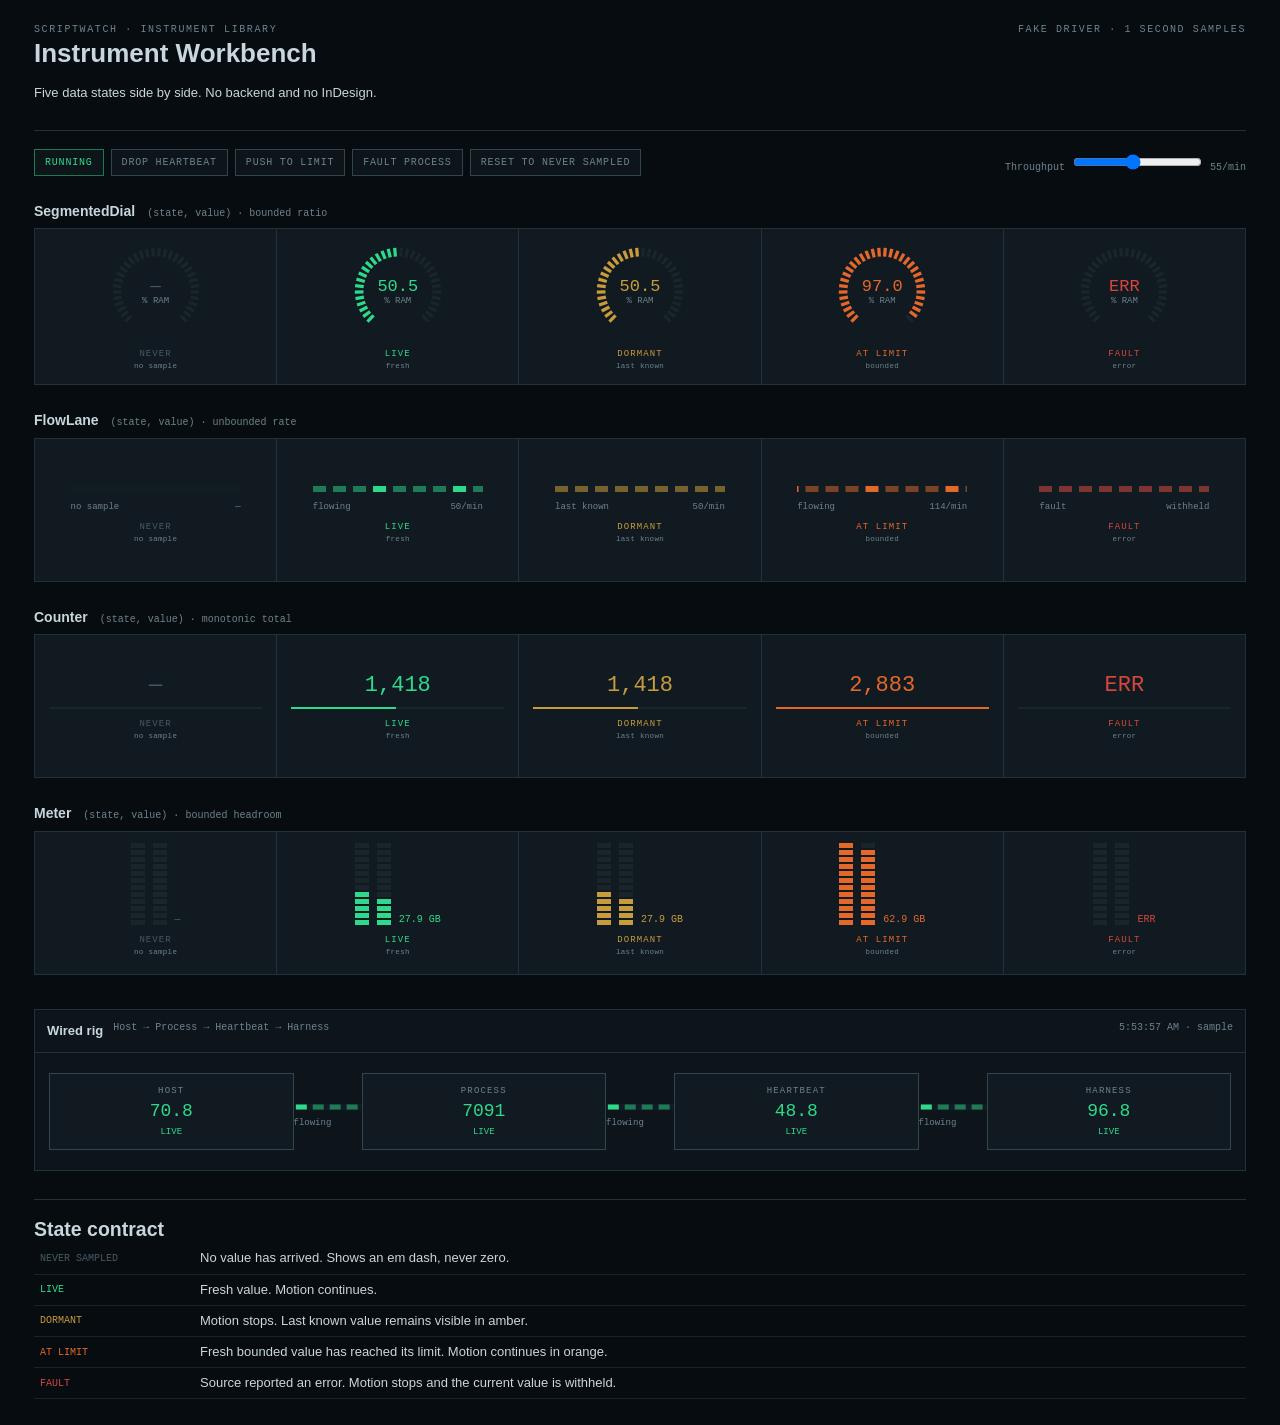
<file: dashboard/workbench.html>
<!doctype html>
<!--
ScriptWatch - runtime observer console for long-running InDesign ExtendScript jobs
Copyright (C) 2026 John Darby

This program is free software: you can redistribute it and/or modify
it under the terms of the GNU General Public License as published by
the Free Software Foundation, either version 3 of the License, or
(at your option) any later version.

This program is distributed in the hope that it will be useful,
but WITHOUT ANY WARRANTY; without even the implied warranty of
MERCHANTABILITY or FITNESS FOR A PARTICULAR PURPOSE.  See the
GNU General Public License for more details.

You should have received a copy of the GNU General Public License
along with this program.  If not, see <https://www.gnu.org/licenses/>.
-->
<!-- SPDX-License-Identifier: GPL-3.0-or-later -->

<html lang="en">
<head>
<meta charset="utf-8">
<meta name="viewport" content="width=device-width, initial-scale=1">
<title>ScriptWatch Instrument Workbench</title>
<style>
:root{
  --bg:#070c10;--panel:#0d151a;--panel2:#111a20;--rule:#22323a;--rule2:#31454f;
  --live:#2fd98c;--dormant:#c89b3c;--limit:#e4682a;--fault:#d6463e;--never:#465a65;
  --text:#c8d6dd;--muted:#6c838e;--mono:ui-monospace,"Cascadia Mono",Consolas,monospace;
}
*{box-sizing:border-box}html,body{margin:0;background:var(--bg);color:var(--text);font:13px/1.4 "Segoe UI",sans-serif}
.wrap{max-width:1260px;margin:auto;padding:24px}
header{display:flex;justify-content:space-between;gap:24px;padding-bottom:14px;border-bottom:1px solid var(--rule)}
h1,h2{margin:0;font-weight:600}.eyebrow{font:10px var(--mono);letter-spacing:.16em;text-transform:uppercase;color:var(--muted)}
.controls{display:flex;gap:7px;flex-wrap:wrap;align-items:center;margin:18px 0}.controls button{padding:7px 10px;border:1px solid var(--rule2);background:var(--panel);color:var(--muted);font:10px var(--mono);letter-spacing:.08em;text-transform:uppercase;cursor:pointer}.controls button[aria-pressed="true"]{color:var(--live);border-color:#1b7a4f}.controls label{margin-left:auto;font:10px var(--mono);color:var(--muted)}
.specimen{margin-top:26px}.specimen-head{display:flex;gap:12px;align-items:baseline;margin-bottom:7px}.specimen-head h2{font-size:14px}.specimen-head span{font:10px var(--mono);color:var(--muted)}
.strip{display:grid;grid-template-columns:repeat(5,1fr);gap:1px;background:var(--rule);border:1px solid var(--rule)}.cell{min-height:142px;background:var(--panel2);display:flex;flex-direction:column;align-items:center;justify-content:center;gap:10px;padding:14px}.label{font:9px var(--mono);letter-spacing:.12em;text-align:center;text-transform:uppercase}.label small{display:block;margin-top:3px;color:var(--muted);text-transform:none;letter-spacing:.04em}
.dial{position:relative;width:96px;height:96px}.dial svg{display:block}.dial-read{position:absolute;inset:0;display:flex;flex-direction:column;align-items:center;justify-content:center}.dial-read strong{font:17px var(--mono)}.dial-read small{font:9px var(--mono);color:var(--muted)}
.lane{width:170px}.lane svg{display:block;width:100%;height:26px}.lane-cap{display:flex;justify-content:space-between;font:9px var(--mono);color:var(--muted)}
.counter{text-align:center;width:100%}.counter strong{font:22px var(--mono)}.track{height:2px;background:#1a252b;margin-top:9px}.fill{height:100%;width:0;background:var(--live)}
.meter{display:flex;gap:8px;align-items:flex-end;height:76px}.meter-col{display:flex;flex-direction:column-reverse;gap:2px;width:14px}.meter-seg{height:5px;background:#1a252b}.meter-read{font:10px var(--mono);color:var(--muted);align-self:flex-end}
.rig{margin-top:34px;border:1px solid var(--rule);background:var(--panel)}.rig-head{display:flex;gap:10px;padding:12px;border-bottom:1px solid var(--rule)}.rig-head span{font:10px var(--mono);color:var(--muted)}.rig-head .stamp{margin-left:auto}.chain{display:grid;grid-template-columns:1fr 68px 1fr 68px 1fr 68px 1fr;align-items:center;padding:20px 14px}.node{padding:12px;border:1px solid var(--rule2);background:var(--panel2);text-align:center}.node .name{font:9px var(--mono);letter-spacing:.13em;text-transform:uppercase;color:var(--muted)}.node .value{font:18px var(--mono);margin-top:5px}.node .state{font:9px var(--mono);margin-top:6px}.connector svg{width:100%;height:22px}
.notes{margin-top:28px;padding-top:16px;border-top:1px solid var(--rule)}.notes table{width:100%;border-collapse:collapse}.notes td{padding:6px;border-bottom:1px solid #17242b}.notes td:first-child{width:160px;font:10px var(--mono);text-transform:uppercase}
@media(max-width:900px){.strip{grid-template-columns:1fr 1fr}.chain{grid-template-columns:1fr;gap:10px}.connector{transform:rotate(90deg)}}
</style>
</head>
<body>
<div class="wrap">
<header><div><div class="eyebrow">ScriptWatch · instrument library</div><h1>Instrument Workbench</h1><p>Five data states side by side. No backend and no InDesign.</p></div><div class="eyebrow">fake driver · 1 second samples</div></header>
<div class="controls">
  <button id="run" aria-pressed="true">Running</button><button id="drop">Drop heartbeat</button><button id="limit">Push to limit</button><button id="fault">Fault process</button><button id="reset">Reset to never sampled</button>
  <label>Throughput <input id="rate" type="range" min="0" max="100" value="46"> <span id="rate-read">55/min</span></label>
</div>
<section class="specimen"><div class="specimen-head"><h2>SegmentedDial</h2><span>(state, value) · bounded ratio</span></div><div class="strip" id="dial-strip"></div></section>
<section class="specimen"><div class="specimen-head"><h2>FlowLane</h2><span>(state, value) · unbounded rate</span></div><div class="strip" id="lane-strip"></div></section>
<section class="specimen"><div class="specimen-head"><h2>Counter</h2><span>(state, value) · monotonic total</span></div><div class="strip" id="counter-strip"></div></section>
<section class="specimen"><div class="specimen-head"><h2>Meter</h2><span>(state, value) · bounded headroom</span></div><div class="strip" id="meter-strip"></div></section>
<section class="rig"><div class="rig-head"><strong>Wired rig</strong><span>Host → Process → Heartbeat → Harness</span><span class="stamp" id="stamp">--</span></div><div class="chain" id="chain"></div></section>
<section class="notes"><h2>State contract</h2><table>
<tr><td style="color:var(--never)">Never sampled</td><td>No value has arrived. Shows an em dash, never zero.</td></tr>
<tr><td style="color:var(--live)">Live</td><td>Fresh value. Motion continues.</td></tr>
<tr><td style="color:var(--dormant)">Dormant</td><td>Motion stops. Last known value remains visible in amber.</td></tr>
<tr><td style="color:var(--limit)">At limit</td><td>Fresh bounded value has reached its limit. Motion continues in orange.</td></tr>
<tr><td style="color:var(--fault)">Fault</td><td>Source reported an error. Motion stops and the current value is withheld.</td></tr>
</table></section>
</div>
<script src="instrument_state.js"></script>
<script>
(() => {
"use strict";
const S=window.ScriptWatchInstrumentState; const C={never:"#465a65",live:"#2fd98c",dormant:"#c89b3c",limit:"#e4682a",fault:"#d6463e"};
const reduced=window.matchMedia&&window.matchMedia("(prefers-reduced-motion: reduce)").matches;
const states=[S.STATES.NEVER,S.STATES.LIVE,S.STATES.DORMANT,S.STATES.LIMIT,S.STATES.FAULT];
const desc={never:"no sample",live:"fresh",dormant:"last known",limit:"bounded",fault:"error"};
function el(tag,cls,parent){const n=document.createElement(tag);if(cls)n.className=cls;if(parent)parent.appendChild(n);return n}
function svg(tag){return document.createElementNS("http://www.w3.org/2000/svg",tag)}
function transitionModel(previous,state,value){let m=previous||S.create();if(state===S.STATES.NEVER)return S.transition(m,S.STATES.NEVER);if(state===S.STATES.DORMANT){if(m.state!==S.STATES.DORMANT){if(!m.sampled)m=S.transition(m,S.STATES.LIVE,value);m=S.transition(m,S.STATES.DORMANT)}return m}if(state===S.STATES.FAULT){if(m.state!==S.STATES.FAULT){if(!m.sampled)m=S.transition(m,S.STATES.LIVE,value);m=S.transition(m,S.STATES.FAULT)}return m}return S.transition(m,state,value)}
function seededModel(state,value){return transitionModel(S.create(),state,value)}
function label(cell,state){const x=el("div","label",cell);x.style.color=C[state];x.innerHTML=`${state.replace("limit","at limit")}<small>${desc[state]}</small>`}
class SegmentedDial{constructor(host,unit){this.model=S.create();this.shown=0;this.target=0;const box=el("div","dial",host),v=svg("svg");v.setAttribute("viewBox","0 0 100 100");box.appendChild(v);this.ticks=[];for(let i=0;i<32;i++){const a=(135+270*i/31)*Math.PI/180,l=svg("line");l.setAttribute("x1",50+36*Math.cos(a));l.setAttribute("y1",50+36*Math.sin(a));l.setAttribute("x2",50+45*Math.cos(a));l.setAttribute("y2",50+45*Math.sin(a));l.setAttribute("stroke-width","3.4");v.appendChild(l);this.ticks.push(l)}const r=el("div","dial-read",box);this.val=el("strong",null,r);el("small",null,r).textContent=unit}
set(state,value){this.model=transitionModel(this.model,state,value);const vw=S.view(this.model);if(vw.hasValue){this.target=vw.value;if(state===S.STATES.DORMANT)this.shown=vw.value}}
tick(dt){const vw=S.view(this.model);if(vw.moving){const k=reduced?1:Math.min(1,dt*3.2);this.shown+=(this.target-this.shown)*k}const lit=Math.round(this.shown*32);this.ticks.forEach((t,i)=>t.setAttribute("stroke",vw.state===S.STATES.NEVER?"#1a252b":i<lit?C[vw.state]:"#1a252b"));this.val.textContent=vw.state===S.STATES.FAULT?"ERR":vw.hasValue?(this.shown*100).toFixed(1):"—";this.val.style.color=C[vw.state]||"#465a65"}}
class FlowLane{constructor(host){this.model=S.create();this.rate=0;this.offset=0;const box=el("div","lane",host),v=svg("svg");v.setAttribute("viewBox","0 0 170 26");box.appendChild(v);const tr=svg("rect");tr.setAttribute("x",0);tr.setAttribute("y",9);tr.setAttribute("width",170);tr.setAttribute("height",8);tr.setAttribute("fill","#111c22");v.appendChild(tr);this.bars=[];for(let i=0;i<11;i++){const b=svg("rect");b.setAttribute("y",10);b.setAttribute("width",13);b.setAttribute("height",6);v.appendChild(b);this.bars.push(b)}const cap=el("div","lane-cap",box);this.left=el("span",null,cap);this.right=el("span",null,cap)}set(state,value){this.model=transitionModel(this.model,state,value);const vw=S.view(this.model);if(vw.hasValue)this.rate=vw.value}tick(dt){const vw=S.view(this.model);if(vw.moving&&this.rate>0&&!reduced)this.offset=(this.offset+(14+78*this.rate)*dt)%20;this.bars.forEach((b,i)=>{b.style.display=vw.state===S.STATES.NEVER?"none":"";b.setAttribute("x",i*20-20+this.offset);b.setAttribute("fill",C[vw.state]);b.setAttribute("opacity",vw.state===S.STATES.DORMANT||vw.state===S.STATES.FAULT?".55":i%4===0?"1":".5")});this.left.textContent=vw.state===S.STATES.NEVER?"no sample":vw.state===S.STATES.FAULT?"fault":vw.state===S.STATES.DORMANT?"last known":"flowing";this.right.textContent=vw.state===S.STATES.FAULT?"withheld":vw.hasValue?Math.round(this.rate*120)+"/min":"—"}}
class Counter{constructor(host){this.model=S.create();this.shown=0;this.target=0;const box=el("div","counter",host);this.val=el("strong",null,box);const tr=el("div","track",box);this.fill=el("div","fill",tr)}set(state,value){this.model=transitionModel(this.model,state,value);const vw=S.view(this.model);if(vw.hasValue){this.target=vw.value;if(state===S.STATES.DORMANT)this.shown=vw.value}}tick(dt){const vw=S.view(this.model);if(vw.moving){const k=reduced?1:Math.min(1,dt*2.4);this.shown+=(this.target-this.shown)*k}this.val.textContent=vw.state===S.STATES.FAULT?"ERR":vw.hasValue?Math.round(this.shown).toLocaleString():"—";this.val.style.color=C[vw.state];this.fill.style.background=C[vw.state];this.fill.style.width=vw.hasValue?Math.min(100,this.shown/2883*100)+"%":"0"}}
class Meter{constructor(host){this.model=S.create();this.shown=0;this.target=0;const box=el("div","meter",host);this.segs=[];for(let c=0;c<2;c++){const col=el("div","meter-col",box),a=[];for(let i=0;i<12;i++)a.push(el("div","meter-seg",col));this.segs.push(a)}this.read=el("div","meter-read",box)}set(state,value){this.model=transitionModel(this.model,state,value);const vw=S.view(this.model);if(vw.hasValue){this.target=vw.value;if(state===S.STATES.DORMANT)this.shown=vw.value}}tick(dt){const vw=S.view(this.model);if(vw.moving){const k=reduced?1:Math.min(1,dt*2.8);this.shown+=(this.target-this.shown)*k}const lit=Math.round(this.shown*12);this.segs.forEach((col,c)=>col.forEach((s,i)=>s.style.background=vw.state===S.STATES.NEVER?"#1a252b":i<Math.max(0,lit-c)?C[vw.state]:"#1a252b"));this.read.textContent=vw.state===S.STATES.FAULT?"ERR":vw.hasValue?(this.shown*63.5).toFixed(1)+" GB":"—";this.read.style.color=C[vw.state]}}
const registry=[];function build(id,factory,values){const host=document.getElementById(id);states.forEach(st=>{const cell=el("div","cell",host),inst=factory(cell),v=values(st);inst.model=seededModel(st,v);const vw=S.view(inst.model);if(vw.hasValue){if("target" in inst)inst.target=vw.value;if("shown" in inst)inst.shown=vw.value;if("rate" in inst)inst.rate=vw.value}registry.push(inst);label(cell,st)})}
build("dial-strip",c=>new SegmentedDial(c,"% RAM"),s=>s===S.STATES.LIMIT?.97:.505);build("lane-strip",c=>new FlowLane(c),s=>s===S.STATES.LIMIT?.95:.42);build("counter-strip",c=>new Counter(c),s=>s===S.STATES.LIMIT?2883:1418);build("meter-strip",c=>new Meter(c),s=>s===S.STATES.LIMIT?.99:.44);
const chain=document.getElementById("chain"),nodes=[],lanes=[],rigModels=[];["Host","Process","Heartbeat","Harness"].forEach((name,i)=>{if(i){const c=el("div","connector",chain),l=new FlowLane(c);lanes.push(l)}const n=el("div","node",chain);el("div","name",n).textContent=name;nodes.push({value:el("div","value",n),state:el("div","state",n)});rigModels.push(S.create())});
let mode="run",rate=.46,seeded=true,t=0;const buttons=["run","drop","limit","fault","reset"];function setMode(m){mode=m;seeded=m!=="reset";buttons.forEach(x=>document.getElementById(x).setAttribute("aria-pressed",x===m))}buttons.forEach(x=>document.getElementById(x).onclick=()=>setMode(x));document.getElementById("rate").oninput=e=>{rate=Number(e.target.value)/100;document.getElementById("rate-read").textContent=Math.round(rate*120)+"/min"};
function rigState(i){if(!seeded)return S.STATES.NEVER;if(mode==="fault")return i>=1?S.STATES.FAULT:S.STATES.LIVE;if(mode==="drop")return i>=2?S.STATES.DORMANT:S.STATES.LIVE;if(mode==="limit")return i===0?S.STATES.LIMIT:S.STATES.LIVE;return S.STATES.LIVE}
let prev=performance.now();function frame(now){const dt=Math.min(.1,(now-prev)/1000);prev=now;t+=dt;registry.forEach(i=>i.tick(dt));nodes.forEach((n,i)=>{const st=rigState(i),raw=i===1?7057+Math.sin(t)*40:Math.max(0,Math.min(1,[.68,.31,rate,.94][i]+Math.sin(t*.9)*.03))*100;rigModels[i]=transitionModel(rigModels[i],st,raw);const vw=S.view(rigModels[i]);n.value.textContent=vw.state===S.STATES.FAULT?"ERR":vw.hasValue?(i===1?Math.round(vw.value):vw.value.toFixed(1)):"—";n.value.style.color=C[vw.state];n.state.textContent=vw.state.toUpperCase();n.state.style.color=C[vw.state]});lanes.forEach((l,i)=>{const st=rigState(i+1);l.set(st,rate);l.tick(dt)});document.getElementById("stamp").textContent=seeded?new Date().toLocaleTimeString()+" · sample":"awaiting first sample";requestAnimationFrame(frame)}requestAnimationFrame(frame);
})();
</script>
</body>
</html>
</file>
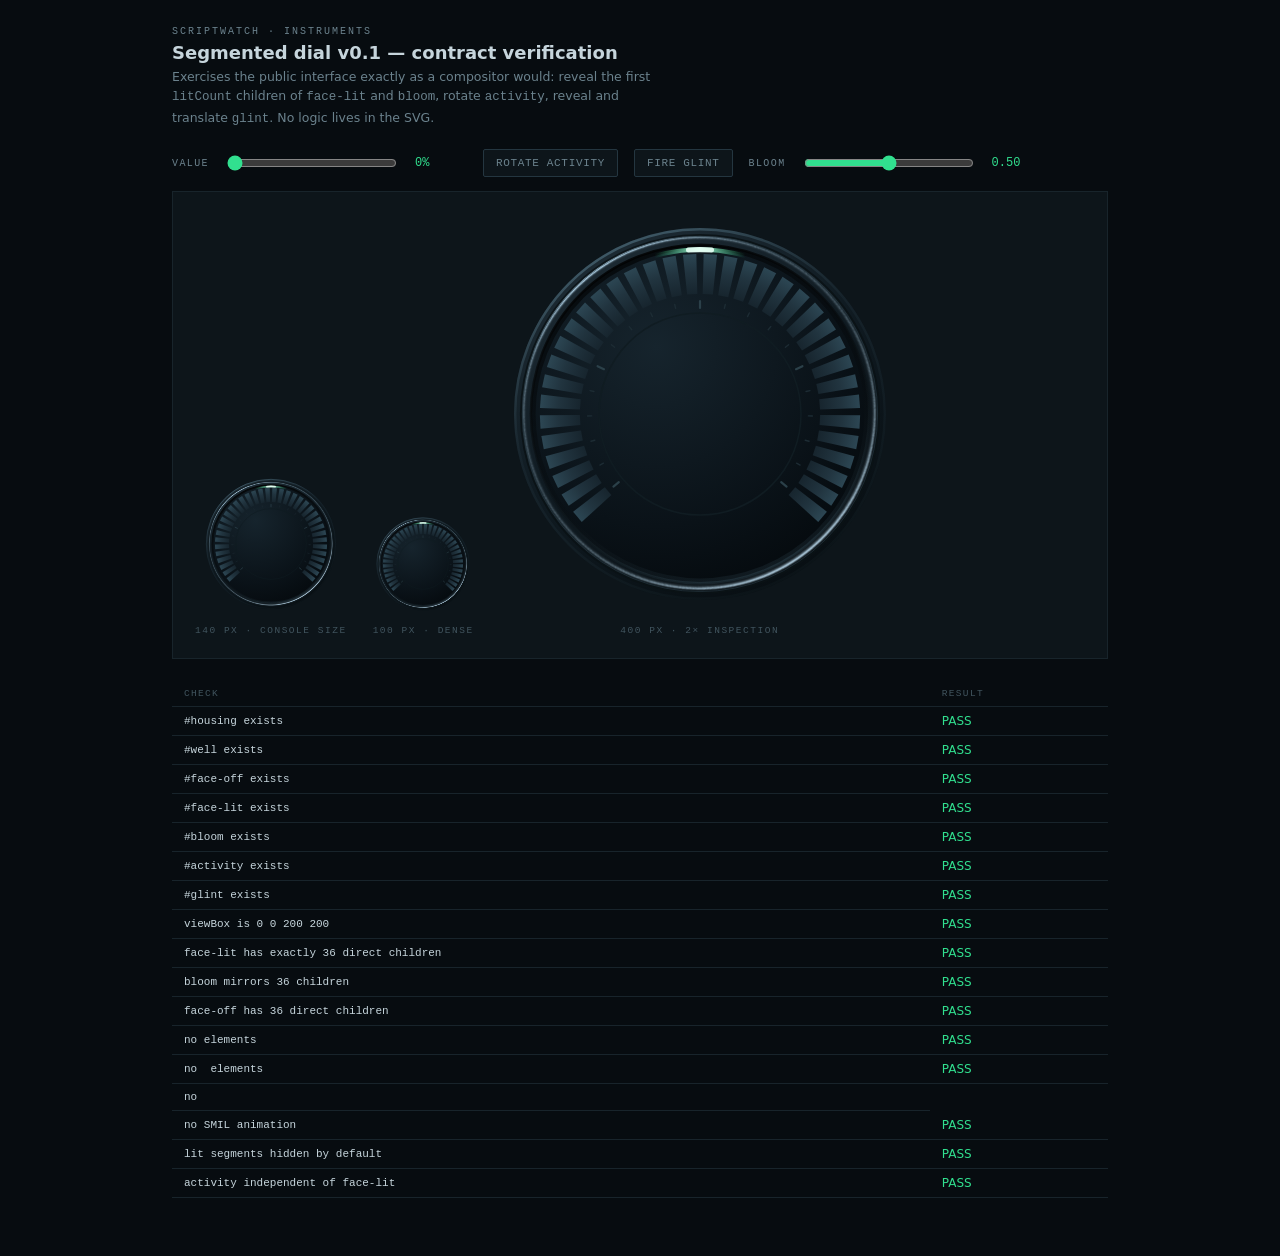
<file: dashboard/instruments/dial-verify.html>
<!DOCTYPE html>
<!--
ScriptWatch - runtime observer console for long-running InDesign ExtendScript jobs
Copyright (C) 2026 John Darby

This program is free software: you can redistribute it and/or modify
it under the terms of the GNU General Public License as published by
the Free Software Foundation, either version 3 of the License, or
(at your option) any later version.

This program is distributed in the hope that it will be useful,
but WITHOUT ANY WARRANTY; without even the implied warranty of
MERCHANTABILITY or FITNESS FOR A PARTICULAR PURPOSE.  See the
GNU General Public License for more details.

You should have received a copy of the GNU General Public License
along with this program.  If not, see <https://www.gnu.org/licenses/>.
-->
<!-- SPDX-License-Identifier: GPL-3.0-or-later -->

<html lang="en">
<head>
<meta charset="utf-8">
<title>Segmented dial v0.1 — contract verification</title>
<style>
:root{--ground:#070C10;--panel:#0D151A;--rule:#18242B;--ok:#31E08F;--muted:#6B828D;--faint:#41545E;
      --mono:ui-monospace,"SF Mono",Menlo,Consolas,monospace;--sans:"Inter","Segoe UI",system-ui,sans-serif}
*{box-sizing:border-box}html,body{margin:0;background:var(--ground)}
body{color:#C6D5DC;font-family:var(--sans);font-size:13px}
.wrap{max-width:980px;margin:0 auto;padding:26px 22px 60px}
h1{font-size:18px;margin:0 0 4px;font-weight:600}
.eyebrow{font-family:var(--mono);font-size:10px;letter-spacing:.2em;text-transform:uppercase;color:var(--muted);margin:0 0 5px}
.lede{color:var(--muted);font-size:12.5px;margin:0;max-width:62ch;line-height:1.55}
.ctl{display:flex;gap:16px;align-items:center;flex-wrap:wrap;margin:20px 0 10px}
.ctl label{font-family:var(--mono);font-size:10px;letter-spacing:.14em;text-transform:uppercase;color:var(--muted)}
input[type=range]{width:170px;accent-color:var(--ok)}
.btn{font-family:var(--mono);font-size:11px;letter-spacing:.06em;text-transform:uppercase;background:var(--panel);
     color:var(--muted);border:1px solid #243640;border-radius:2px;padding:7px 12px;cursor:pointer}
.btn[aria-pressed=true]{background:#13222A;color:var(--ok);border-color:#0F5E3E}
.row{display:flex;gap:26px;align-items:flex-end;flex-wrap:wrap;margin-top:14px;
     background:var(--panel);border:1px solid var(--rule);padding:22px}
.stack{text-align:center}
.stack .cap{font-family:var(--mono);font-size:9.5px;letter-spacing:.16em;text-transform:uppercase;color:var(--faint);margin-top:8px}
.read{font-family:var(--mono);font-size:12px;color:var(--ok);min-width:52px}
table{width:100%;border-collapse:collapse;margin-top:22px;font-size:12px}
th,td{text-align:left;padding:7px 12px;border-bottom:1px solid var(--rule)}
th{font-family:var(--mono);font-size:9.5px;letter-spacing:.14em;text-transform:uppercase;color:var(--faint);font-weight:400}
td:first-child{font-family:var(--mono);font-size:11px;white-space:nowrap}
.pass{color:var(--ok)}.fail{color:#D6463E}
</style>
</head>
<body>
<div class="wrap">
  <p class="eyebrow">ScriptWatch · instruments</p>
  <h1>Segmented dial v0.1 — contract verification</h1>
  <p class="lede">Exercises the public interface exactly as a compositor would: reveal the first
  <code>litCount</code> children of <code>face-lit</code> and <code>bloom</code>, rotate
  <code>activity</code>, reveal and translate <code>glint</code>. No logic lives in the SVG.</p>

  <div class="ctl">
    <label for="v">Value</label><input type="range" id="v" min="0" max="100" value="0">
    <span class="read" id="vr">0%</span>
    <button class="btn" id="act" aria-pressed="false">Rotate activity</button>
    <button class="btn" id="gl">Fire glint</button>
    <label for="bl">Bloom</label><input type="range" id="bl" min="0" max="100" value="50">
    <span class="read" id="blr">0.50</span>
  </div>

  <div class="row">
    <div class="stack"><div id="host140"></div><div class="cap">140 px · console size</div></div>
    <div class="stack"><div id="host100"></div><div class="cap">100 px · dense</div></div>
    <div class="stack"><div id="host400"></div><div class="cap">400 px · 2× inspection</div></div>
  </div>

  <table id="checks"><thead><tr><th>Check</th><th>Result</th></tr></thead><tbody></tbody></table>
</div>

<script>
const SRC = "segmented-dial.svg";
let instances = [];

async function load(){
  const txt = await (await fetch(SRC)).text();
  for (const [id, px] of [["host140",140],["host100",100],["host400",400]]) {
    const host = document.getElementById(id);
    host.innerHTML = txt;
    const svg = host.querySelector("svg");
    svg.setAttribute("width", px); svg.setAttribute("height", px);
    instances.push({
      svg,
      lit:  [...svg.querySelector("#face-lit").children],
      bloom:[...svg.querySelector("#bloom").children],
      act:   svg.querySelector("#activity"),
      glint: svg.querySelector("#glint"),
      bl:    svg.querySelector("#bloom")
    });
  }
  runChecks();
  setValue(0);
}

function setValue(pct){
  const n = Math.round(pct/100*36);
  for (const i of instances){
    for (let k=0;k<36;k++){
      const on = k < n;
      i.lit[k].setAttribute("visibility",   on ? "visible" : "hidden");
      i.bloom[k].setAttribute("visibility", on ? "visible" : "hidden");
    }
  }
  document.getElementById("vr").textContent = pct + "%";
}

const v = document.getElementById("v");
v.oninput = () => setValue(parseInt(v.value,10));

const blSlider = document.getElementById("bl");
blSlider.oninput = () => {
  const o = parseInt(blSlider.value,10)/100;
  instances.forEach(i => i.bl.setAttribute("opacity", o));
  document.getElementById("blr").textContent = o.toFixed(2);
};

// activity: compositor-owned rotation. Deliberately driven from here, not the SVG.
let spinning=false, ang=0, last=performance.now();
const actBtn=document.getElementById("act");
actBtn.onclick=()=>{spinning=!spinning;actBtn.setAttribute("aria-pressed",String(spinning));};
function tick(now){
  const dt=Math.min(.1,(now-last)/1000); last=now;
  if(spinning){ ang=(ang+dt*52)%360;
    instances.forEach(i=>i.act.setAttribute("transform",`rotate(${ang.toFixed(2)} 100 100)`)); }
  requestAnimationFrame(tick);
}
requestAnimationFrame(tick);

// glint: single acknowledgement sweep, as a value-change event would trigger
document.getElementById("gl").onclick=()=>{
  const t0=performance.now(), DUR=620;
  (function step(now){
    const p=Math.min(1,(now-t0)/DUR);
    const a=-150+p*300, o=Math.sin(p*Math.PI)*0.85;
    instances.forEach(i=>{
      i.glint.setAttribute("opacity",o.toFixed(3));
      i.glint.setAttribute("transform",`rotate(${a.toFixed(2)} 100 100)`);
    });
    if(p<1) requestAnimationFrame(step);
    else instances.forEach(i=>i.glint.setAttribute("opacity","0"));
  })(t0);
};

function runChecks(){
  const svg = instances[0].svg;
  const ids = ["housing","well","face-off","face-lit","bloom","activity","glint"];
  const rows = [];
  ids.forEach(id => rows.push([`#${id} exists`, !!svg.querySelector("#"+id)]));
  rows.push(["viewBox is 0 0 200 200", svg.getAttribute("viewBox")==="0 0 200 200"]);
  rows.push(["face-lit has exactly 36 direct children", svg.querySelector("#face-lit").children.length===36]);
  rows.push(["bloom mirrors 36 children",              svg.querySelector("#bloom").children.length===36]);
  rows.push(["face-off has 36 direct children",        svg.querySelector("#face-off").children.length===36]);
  rows.push(["no <text> elements",   svg.querySelectorAll("text").length===0]);
  rows.push(["no <image> elements",  svg.querySelectorAll("image").length===0]);
  rows.push(["no <script> elements", svg.querySelectorAll("script").length===0]);
  rows.push(["no SMIL animation",    svg.querySelectorAll("animate,animateTransform,animateMotion,set").length===0]);
  rows.push(["lit segments hidden by default",
             [...svg.querySelector("#face-lit").children].every(c=>c.getAttribute("visibility")==="hidden")]);
  rows.push(["activity independent of face-lit",
             !svg.querySelector("#activity").querySelector("use")]);
  const tb=document.querySelector("#checks tbody");
  rows.forEach(([label,ok])=>{
    const tr=document.createElement("tr");
    tr.innerHTML=`<td>${label}</td><td class="${ok?"pass":"fail"}">${ok?"PASS":"FAIL"}</td>`;
    tb.appendChild(tr);
  });
}

load();
</script>
</body>
</html>
</file>
